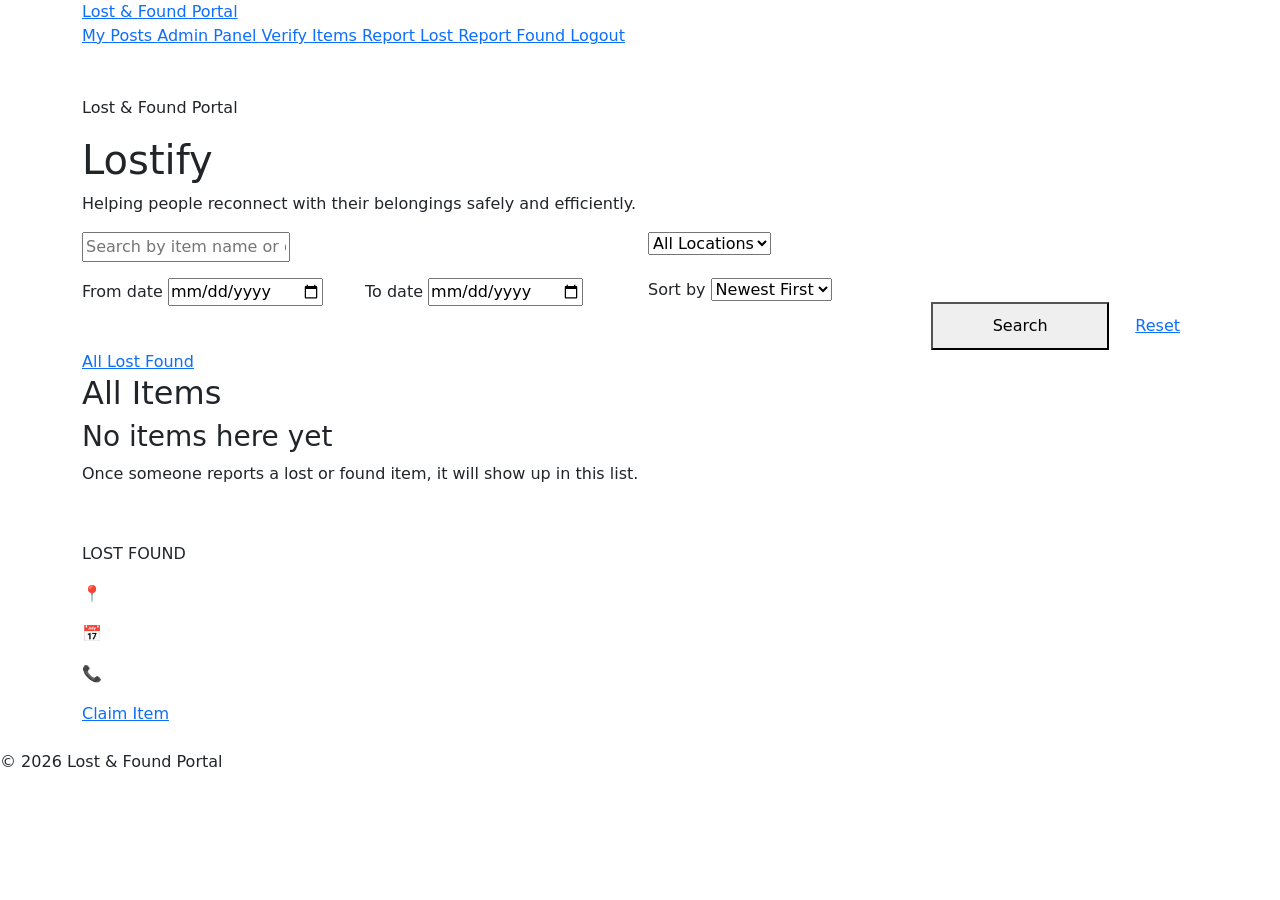
<file: src/main/resources/templates/dashboard.html>
<!DOCTYPE html>
<html xmlns:th="http://www.thymeleaf.org"
      xmlns:sec="http://www.thymeleaf.org/extras/spring-security6">

<head>
    <title>Dashboard - Lost & Found Portal</title>

    <link href="https://cdn.jsdelivr.net/npm/bootstrap@5.3.3/dist/css/bootstrap.min.css"
          rel="stylesheet">

    <link rel="stylesheet"
          th:href="@{/css/style.css}">

    <link href="https://fonts.googleapis.com/css2?family=Inter:wght@300;400;500;600&family=Playfair+Display:wght@600;700&display=swap"
          rel="stylesheet">
</head>

<body>

<nav class="custom-navbar">

    <div class="container">

        <div class="navbar-content">

            <a href="/dashboard" class="logo-text">
                Lost &amp; Found Portal
            </a>

            <div class="nav-buttons">

                <a href="/my-posts" class="custom-btn burgundy-btn">
                    My Posts
                </a>

                <a href="/admin/users"
                   class="custom-btn danger-btn"
                   sec:authorize="hasRole('ADMIN')">
                    Admin Panel
                </a>

                <a href="/admin/found-items"
                   class="custom-btn warning-btn"
                   sec:authorize="hasRole('ADMIN')">
                    Verify Items
                </a>

                <a href="/items/lost/new" class="custom-btn warning-btn">
                    Report Lost
                </a>

                <a href="/items/found/new" class="custom-btn success-btn">
                    Report Found
                </a>

                <a href="/logout" class="custom-btn danger-btn">
                    Logout
                </a>

            </div>

        </div>

    </div>

</nav>

<div class="container mt-5">

    <div class="hero-card ticket-card fade-up">

        <p class="eyebrow">Lost &amp; Found Portal</p>

        <h1>
            Lostify
        </h1>

        <p>
            Helping people reconnect with their belongings safely and efficiently.
        </p>

    </div>

    <div class="search-card">

        <form th:action="@{/dashboard}"
              method="get"
              class="row g-3">

            <div class="col-md-6">

                <input type="text"
                       name="keyword"
                       class="search-input"
                       th:value="${selectedKeyword}"
                       placeholder="Search by item name or description...">

            </div>

            <div class="col-md-6">

                <select name="location" class="search-input">

                    <option value="">All Locations</option>

                    <option th:each="loc : ${locations}"
                            th:value="${loc}"
                            th:text="${loc}"
                            th:selected="${loc == selectedLocation}">
                    </option>

                </select>

            </div>

            <div class="col-md-3">
                <label class="search-filter-label">From date</label>
                <input type="date" name="dateFrom" class="search-input"
                       th:value="${selectedDateFrom}">
            </div>

            <div class="col-md-3">
                <label class="search-filter-label">To date</label>
                <input type="date" name="dateTo" class="search-input"
                       th:value="${selectedDateTo}">
            </div>

            <div class="col-md-3">
                <label class="search-filter-label">Sort by</label>
                <select name="sort" class="search-input">
                    <option value="newest" th:selected="${selectedSort == null or selectedSort == 'newest'}">Newest First</option>
                    <option value="oldest" th:selected="${selectedSort == 'oldest'}">Oldest First</option>
                </select>
            </div>

            <div class="col-md-3">
                <label class="search-filter-label">&nbsp;</label>
                <div style="display:flex; gap:8px;">
                    <button type="submit" class="search-btn" style="flex:1;">
                        Search
                    </button>
                    <a href="/dashboard" class="reset-btn" style="flex:0 0 auto; width:auto; padding:12px 18px;">
                        Reset
                    </a>
                </div>
            </div>

            <input type="hidden" name="status" th:value="${selectedStatus}">

        </form>

    </div>

    <div class="filter-section">

        <a th:href="@{/dashboard(keyword=${selectedKeyword}, location=${selectedLocation}, dateFrom=${selectedDateFrom}, dateTo=${selectedDateTo}, sort=${selectedSort})}"
           class="filter-btn"
           th:classappend="${selectedStatus == null or #strings.isEmpty(selectedStatus)} ? ' filter-btn-active' : ''">
            All
        </a>

        <a th:href="@{/dashboard(keyword=${selectedKeyword}, location=${selectedLocation}, dateFrom=${selectedDateFrom}, dateTo=${selectedDateTo}, sort=${selectedSort}, status='LOST')}"
           class="filter-btn lost-filter"
           th:classappend="${selectedStatus == 'LOST'} ? ' filter-btn-active' : ''">
            Lost
        </a>

        <a th:href="@{/dashboard(keyword=${selectedKeyword}, location=${selectedLocation}, dateFrom=${selectedDateFrom}, dateTo=${selectedDateTo}, sort=${selectedSort}, status='FOUND')}"
           class="filter-btn found-filter"
           th:classappend="${selectedStatus == 'FOUND'} ? ' filter-btn-active' : ''">
            Found
        </a>

    </div>

    <h2 class="section-title">
        All Items
    </h2>

    <div class="empty-state mb-4" th:if="${#lists.isEmpty(items)}">
        <h3>No items here yet</h3>
        <p>Once someone reports a lost or found item, it will show up in this list.</p>
    </div>

    <div class="row">

        <div class="col-lg-4 col-md-6 mb-4"
             th:each="item : ${items}">

            <div class="item-card">

                <img th:if="${item.imagePath != null and !item.imagePath.isEmpty()}"
                     th:src="@{'/uploads/' + ${item.imagePath}}"
                     class="item-image">

                <div class="item-content">

                    <h4 th:text="${item.itemName}">
                    </h4>

                    <span th:if="${item.status == 'LOST'}"
                          class="status-badge lost-badge">
                        LOST
                    </span>

                    <span th:if="${item.status == 'FOUND'}"
                          class="status-badge found-badge">
                        FOUND
                    </span>

                    <p class="description"
                       th:text="${item.description}">
                    </p>

                    <p>
                        📍 <span th:text="${item.location}"></span>
                    </p>

                    <p>
                        📅 <span th:text="${item.date}"></span>
                    </p>

                    <p>
                        📞 <span th:text="${item.contactInfo}"></span>
                    </p>

                    <div class="mt-3">

                        <a th:if="${item.status == 'FOUND'}"
                           th:href="@{/claims/new/request/{id}(id=${item.id})}"
                           class="claim-btn">

                            Claim Item

                        </a>

                    </div>

                </div>

            </div>

        </div>

    </div>

</div>

<footer class="footer">
    © 2026 Lost &amp; Found Portal
</footer>

</body>
</html>
</file>
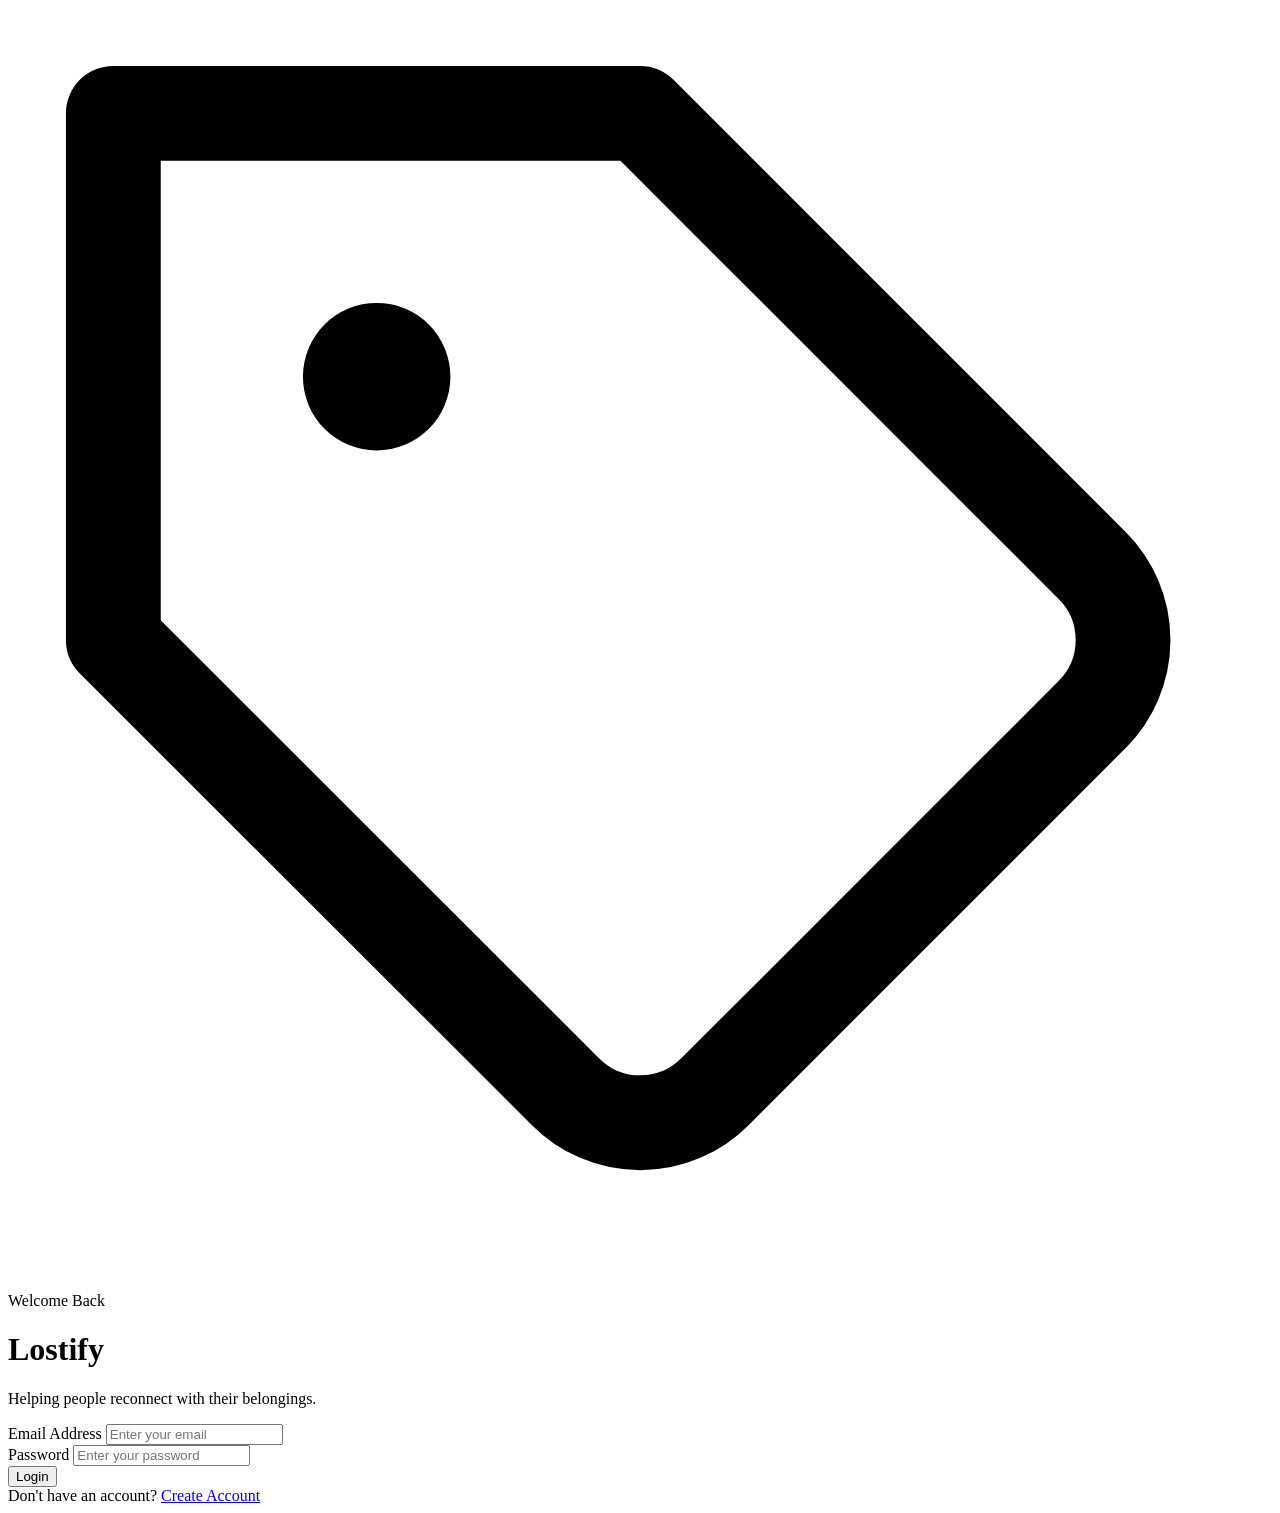
<file: src/main/resources/templates/login.html>
<!DOCTYPE html>
<html xmlns:th="http://www.thymeleaf.org">
<head>

    <title>Login - Lost & Found Portal</title>

    <link rel="stylesheet" th:href="@{/css/style.css}">

    <link href="https://fonts.googleapis.com/css2?family=Inter:wght@300;400;500;600&family=Playfair+Display:wght@600;700&display=swap"
          rel="stylesheet">

</head>

<body>

<div class="login-container">

    <div class="login-card ticket-card fade-up">

        <div class="icon-badge" aria-hidden="true">
            <svg viewBox="0 0 24 24" fill="none" stroke="currentColor" stroke-width="1.8" stroke-linecap="round" stroke-linejoin="round">
                <path d="M20.59 13.41 13.42 20.58a2 2 0 0 1-2.83 0L2 12V2h10l8.59 8.59a2 2 0 0 1 0 2.82z"/>
                <circle cx="7" cy="7" r="1.4" fill="currentColor" stroke="none"/>
            </svg>
        </div>

        <p class="eyebrow">Welcome Back</p>

        <h1 class="portal-title">
            Lostify
        </h1>

        <p class="portal-subtitle">
            Helping people reconnect with their belongings.
        </p>

        <div class="error-message" th:if="${error}" th:text="${error}">
        </div>

        <form method="post" action="/login">

            <div class="form-group">

                <label>Email Address</label>

                <input type="email"
                       name="username"
                       placeholder="Enter your email"
                       required>

            </div>

            <div class="form-group">

                <label>Password</label>

                <input type="password"
                       name="password"
                       placeholder="Enter your password"
                       required>

            </div>

            <button type="submit" class="login-btn">
                Login
            </button>

        </form>

        <div class="register-section">

            Don't have an account?

            <a href="/register">
                Create Account
            </a>

        </div>

    </div>

</div>

</body>
</html>
</file>
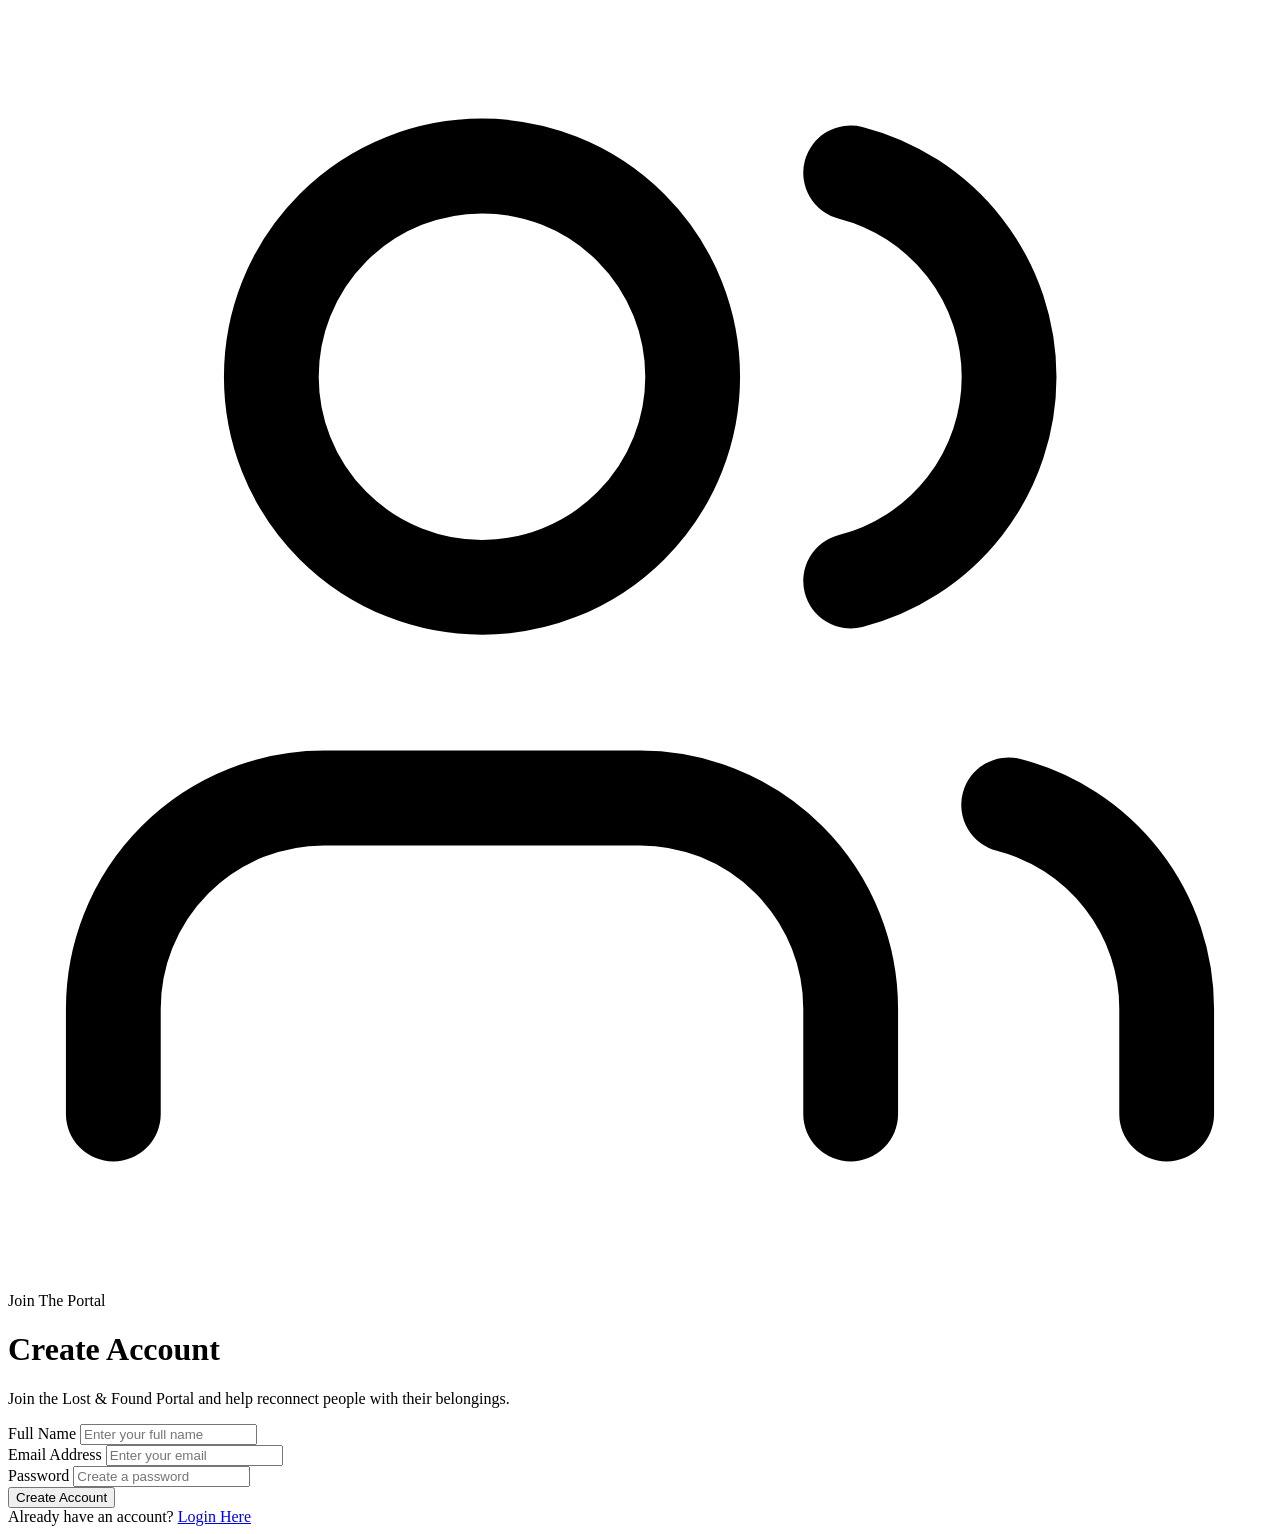
<file: src/main/resources/templates/register.html>
<!DOCTYPE html>
<html xmlns:th="http://www.thymeleaf.org">
<head>

    <title>Register - Lost & Found Portal</title>

    <link rel="stylesheet" th:href="@{/css/style.css}">

    <link href="https://fonts.googleapis.com/css2?family=Inter:wght@300;400;500;600&family=Playfair+Display:wght@600;700&display=swap"
          rel="stylesheet">

</head>

<body>

<div class="login-container">

    <div class="login-card ticket-card fade-up">

        <div class="icon-badge" aria-hidden="true">
            <svg viewBox="0 0 24 24" fill="none" stroke="currentColor" stroke-width="1.8" stroke-linecap="round" stroke-linejoin="round">
                <path d="M16 21v-2a4 4 0 0 0-4-4H6a4 4 0 0 0-4 4v2"/>
                <circle cx="9" cy="7" r="4"/>
                <path d="M22 21v-2a4 4 0 0 0-3-3.87"/>
                <path d="M16 3.13a4 4 0 0 1 0 7.75"/>
            </svg>
        </div>

        <p class="eyebrow">Join The Portal</p>

        <h1 class="portal-title">
            Create Account
        </h1>

        <p class="portal-subtitle">
            Join the Lost & Found Portal and help reconnect people with their belongings.
        </p>

        <form method="post"
              th:action="@{/register}"
              th:object="${user}">

            <div class="form-group">

                <label>Full Name</label>

                <input type="text"
                       th:field="*{name}"
                       placeholder="Enter your full name"
                       required>

            </div>

            <div class="form-group">

                <label>Email Address</label>

                <input type="email"
                       th:field="*{email}"
                       placeholder="Enter your email"
                       required>

            </div>

            <div class="form-group">

                <label>Password</label>

                <input type="password"
                       th:field="*{password}"
                       placeholder="Create a password"
                       required>

            </div>

            <button type="submit"
                    class="login-btn">

                Create Account

            </button>

        </form>

        <div class="register-section">

            Already have an account?

            <a href="/login">
                Login Here
            </a>

        </div>

    </div>

</div>

</body>
</html>
</file>
